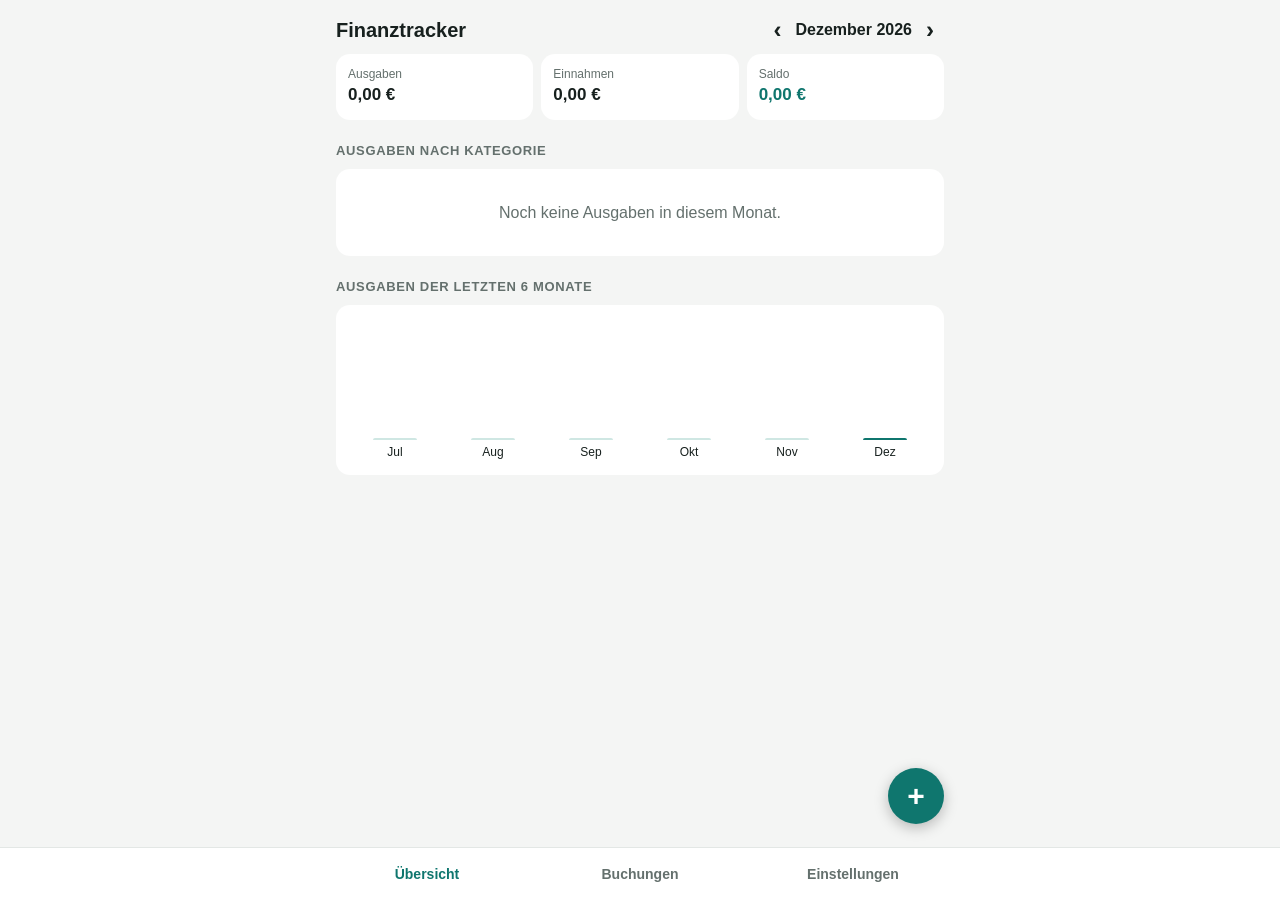
<file: index.html>
<!doctype html>
<html lang="de">
<head>
<meta charset="utf-8">
<meta name="viewport" content="width=device-width, initial-scale=1, viewport-fit=cover">
<!-- Der Browser blockiert damit jede Verbindung zu fremden Servern: Daten können die Seite technisch nicht verlassen. -->
<meta http-equiv="Content-Security-Policy" content="default-src 'none'; script-src 'self'; style-src 'self'; img-src 'self' data:; manifest-src 'self'; connect-src 'self'; worker-src 'self'; form-action 'none'; base-uri 'none'">
<meta name="referrer" content="no-referrer">
<meta name="theme-color" content="#0f766e">
<meta name="apple-mobile-web-app-capable" content="yes">
<meta name="apple-mobile-web-app-title" content="Finanzen">
<title>Finanztracker</title>
<link rel="manifest" href="manifest.webmanifest">
<link rel="icon" href="icon.svg" type="image/svg+xml">
<link rel="apple-touch-icon" href="icon-180.png">
<link rel="stylesheet" href="style.css">
</head>
<body>
<header>
  <h1>Finanztracker</h1>
  <div class="month" id="monthNav">
    <button type="button" id="prevMonth" aria-label="Vorheriger Monat">‹</button>
    <span id="monthLabel"></span>
    <button type="button" id="nextMonth" aria-label="Nächster Monat">›</button>
  </div>
</header>

<main>
  <section id="view-overview">
    <div class="tiles">
      <div class="tile"><span>Ausgaben</span><strong id="sumOut"></strong></div>
      <div class="tile"><span>Einnahmen</span><strong id="sumIn"></strong></div>
      <div class="tile"><span>Saldo</span><strong id="sumBal"></strong></div>
    </div>
    <h2>Ausgaben nach Kategorie</h2>
    <div id="catList" class="card"></div>
    <h2>Ausgaben der letzten 6 Monate</h2>
    <div id="trend" class="card trend"></div>
  </section>

  <section id="view-list" hidden>
    <input type="search" id="search" placeholder="Suchen (alle Monate) …" aria-label="Buchungen durchsuchen">
    <div id="txList"></div>
  </section>

  <section id="view-settings" hidden>
    <h2>Apple Pay automatisch erfassen</h2>
    <div class="card prose">
      <p>Auf dem iPhone kann die Kurzbefehle-App nach jeder Apple-Pay-Zahlung diese Seite mit Betrag und Händler öffnen – die Buchung wird dann sofort gespeichert.</p>
      <ol>
        <li>Kurzbefehle → <b>Automation</b> → <b>Neu</b> → <b>Transaktion</b> (ab iOS 17), Karte wählen, „Sofort ausführen“.</li>
        <li>Aktion <b>URL-codieren</b> für den Händler der Kurzbefehlseingabe hinzufügen.</li>
        <li>Aktion <b>URL</b> mit dieser Adresse – die Platzhalter durch die Variablen <i>Betrag</i> und den codierten <i>Händler</i> ersetzen:</li>
      </ol>
      <code id="quickUrl"></code>
      <button type="button" id="copyUrl" class="secondary">Adresse kopieren</button>
      <ol start="4"><li>Aktion <b>URLs öffnen</b> anhängen. Fertig.</li></ol>
      <p class="hint">Wichtig: Die Automation öffnet Safari. Nutze die App dann auch in Safari (als Lesezeichen), nicht als Home-Bildschirm-App – beide haben auf dem iPhone getrennte Datenspeicher.</p>
    </div>

    <h2>Monatsbudgets</h2>
    <div id="budgets" class="card"></div>

    <h2>Daten</h2>
    <div class="card prose">
      <p>Alle Daten liegen ausschließlich in diesem Browser auf diesem Gerät. Es gibt keinen Server und kein Konto. Sichere deshalb regelmäßig ein Backup.</p>
      <p class="hint" id="backupInfo"></p>
      <div class="buttons">
        <button type="button" id="exportJson">Backup speichern</button>
        <button type="button" id="importJsonBtn" class="secondary">Backup einspielen</button>
        <button type="button" id="importCsvBtn" class="secondary">Bank-CSV importieren</button>
        <button type="button" id="exportCsv" class="secondary">Als CSV exportieren</button>
        <button type="button" id="wipe" class="danger">Alle Daten löschen</button>
      </div>
      <input type="file" id="importJson" accept=".json,application/json" hidden>
      <input type="file" id="importCsv" accept=".csv,text/csv,text/plain" hidden>
    </div>
  </section>
</main>

<button type="button" id="fab" aria-label="Buchung hinzufügen">+</button>

<nav>
  <button type="button" data-view="overview" class="active">Übersicht</button>
  <button type="button" data-view="list">Buchungen</button>
  <button type="button" data-view="settings">Einstellungen</button>
</nav>

<dialog id="dlg">
  <form id="txForm" method="dialog">
    <h2 id="dlgTitle">Neue Buchung</h2>
    <div class="seg">
      <label><input type="radio" name="type" value="out" checked><span>Ausgabe</span></label>
      <label><input type="radio" name="type" value="in"><span>Einnahme</span></label>
    </div>
    <label>Betrag (€)<input name="amount" inputmode="decimal" autocomplete="off" required placeholder="0,00"></label>
    <label>Händler / Notiz<input name="note" autocomplete="off" maxlength="120"></label>
    <label>Kategorie<select name="cat"></select></label>
    <label>Datum<input name="date" type="date" required></label>
    <div class="buttons">
      <button type="button" id="dlgDelete" class="danger" hidden>Löschen</button>
      <span class="spacer"></span>
      <button type="button" id="dlgCancel" class="secondary">Abbrechen</button>
      <button type="submit">Speichern</button>
    </div>
  </form>
</dialog>

<div id="toast" role="status" hidden></div>
<script src="app.js"></script>
</body>
</html>
</file>
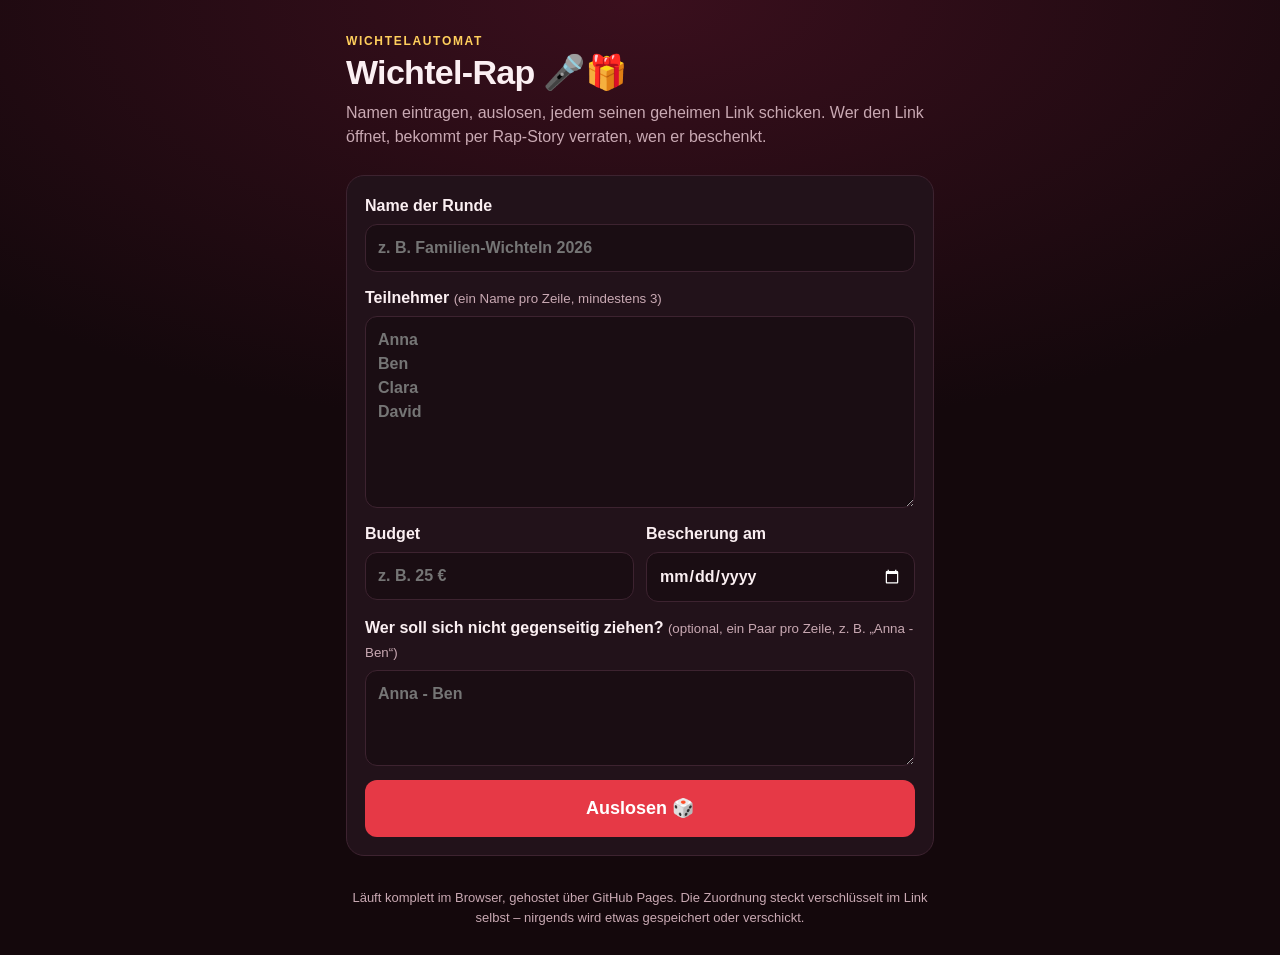
<file: wichteln/index.html>
<!doctype html>
<html lang="de">
<head>
<meta charset="utf-8">
<meta name="viewport" content="width=device-width, initial-scale=1, viewport-fit=cover">
<!-- Keine fremden Server: Auslosung und Rap laufen komplett im Browser. -->
<meta http-equiv="Content-Security-Policy" content="default-src 'none'; script-src 'self'; style-src 'self'; img-src 'self' data:; connect-src 'self'; form-action 'none'; base-uri 'none'">
<meta name="referrer" content="no-referrer">
<meta name="theme-color" content="#14080c">
<title>Wichtel-Rap</title>
<link rel="icon" href="data:image/svg+xml,%3Csvg xmlns='http://www.w3.org/2000/svg' viewBox='0 0 100 100'%3E%3Ctext y='.9em' font-size='90'%3E%F0%9F%8E%81%3C/text%3E%3C/svg%3E">
<link rel="stylesheet" href="wichteln.css">
</head>
<body>

<!-- Ansicht 1: Organisator lost aus -->
<main id="setup" hidden>
  <header class="hero">
    <p class="kicker">Wichtelautomat</p>
    <h1>Wichtel-Rap 🎤🎁</h1>
    <p class="lead">Namen eintragen, auslosen, jedem seinen geheimen Link schicken. Wer den Link öffnet, bekommt per Rap-Story verraten, wen er beschenkt.</p>
  </header>

  <form id="form" class="card" autocomplete="off">
    <label>Name der Runde
      <input id="title" placeholder="z. B. Familien-Wichteln 2026" maxlength="60">
    </label>
    <label>Teilnehmer <small>(ein Name pro Zeile, mindestens 3)</small>
      <textarea id="names" rows="7" placeholder="Anna&#10;Ben&#10;Clara&#10;David"></textarea>
    </label>
    <div class="row">
      <label>Budget
        <input id="budget" placeholder="z. B. 25 €" maxlength="20">
      </label>
      <label>Bescherung am
        <input id="date" type="date">
      </label>
    </div>
    <label>Wer soll sich nicht gegenseitig ziehen? <small>(optional, ein Paar pro Zeile, z. B. „Anna - Ben“)</small>
      <textarea id="excl" rows="3" placeholder="Anna - Ben"></textarea>
    </label>
    <p id="error" class="error" role="alert" hidden></p>
    <button type="submit" class="big">Auslosen 🎲</button>
  </form>

  <section id="result" hidden>
    <h2>Geheime Links</h2>
    <p class="note">Die Zuordnung siehst du nicht – du kannst also selbst mitmachen. Schick jedem genau seinen Link.</p>
    <ul id="links" class="links"></ul>
    <div class="actions">
      <button id="copyAll" type="button" class="secondary">Alle Links als Text kopieren</button>
      <button id="redraw" type="button" class="ghost">Neu auslosen</button>
    </div>
  </section>

  <footer class="foot">Läuft komplett im Browser, gehostet über GitHub Pages. Die Zuordnung steckt verschlüsselt im Link selbst – nirgends wird etwas gespeichert oder verschickt.</footer>
</main>

<!-- Ansicht 2: Teilnehmer öffnet seinen Link -->
<main id="reveal" hidden>
  <div id="stage" class="stage">
    <div id="intro" class="intro">
      <p class="kicker" id="roundTitle">Wichteln</p>
      <h1>Yo <span id="giverName"></span>!</h1>
      <p class="lead">Die Elfen-Crew hat einen Track für dich aufgenommen. Darin steckt, wen du dieses Jahr beschenkst.</p>
      <p class="hint">🔊 Ton an – es gibt einen Beat.</p>
      <button id="play" type="button" class="big">Beat starten 🎤</button>
      <button id="silent" type="button" class="ghost">Ohne Ton lesen</button>
    </div>
    <div id="lyrics" class="lyrics" aria-live="polite" hidden></div>
    <div id="finale" class="finale" hidden>
      <p class="kicker">Du beschenkst</p>
      <p id="receiverName" class="receiver"></p>
      <p id="details" class="details"></p>
      <button id="again" type="button" class="secondary">Track nochmal abspielen</button>
    </div>
  </div>
  <div class="controls" id="controls" hidden>
    <button id="mute" type="button" class="ghost small">🔇 Ton aus</button>
    <button id="skip" type="button" class="ghost small">Überspringen ⏭</button>
  </div>
  <canvas id="confetti" aria-hidden="true"></canvas>
</main>

<main id="broken" hidden>
  <div class="card center">
    <h1>Hm, der Link ist kaputt 🤔</h1>
    <p>Wahrscheinlich wurde er beim Kopieren abgeschnitten. Frag den Organisator nach deinem Link.</p>
    <a href="./" class="button">Selbst eine Runde auslosen</a>
  </div>
</main>

<script src="wichteln.js"></script>
</body>
</html>
</file>
<file: style.css>
:root {
  --bg: #f4f5f4; --card: #fff; --text: #17201e; --muted: #64706d; --line: #e3e7e5;
  --accent: #0f766e; --accent-soft: #cfe7e3; --on-accent: #fff; --bad: #b42318; --good: #0f766e;
  color-scheme: light dark;
}
@media (prefers-color-scheme: dark) {
  :root {
    --bg: #101514; --card: #1a2120; --text: #e8eeec; --muted: #94a3a0; --line: #2a3432;
    --accent: #2dd4bf; --accent-soft: #1f4a45; --on-accent: #06211e; --bad: #f97066; --good: #2dd4bf;
  }
}
* { box-sizing: border-box; }
html { -webkit-text-size-adjust: 100%; }
body {
  margin: 0; background: var(--bg); color: var(--text);
  font: 16px/1.45 -apple-system, BlinkMacSystemFont, "Segoe UI", Roboto, sans-serif;
  padding-bottom: calc(76px + env(safe-area-inset-bottom));
}
header, main { max-width: 640px; margin: 0 auto; padding: 0 16px; }
header { display: flex; align-items: center; justify-content: space-between; gap: 12px; padding-top: calc(14px + env(safe-area-inset-top)); padding-bottom: 8px; }
h1 { font-size: 20px; margin: 0; }
h2 { font-size: 13px; text-transform: uppercase; letter-spacing: .05em; color: var(--muted); margin: 22px 0 8px; font-weight: 600; }
.month { display: flex; align-items: center; gap: 4px; font-weight: 600; }
.month span { min-width: 116px; text-align: center; }
.month button { background: none; color: var(--text); font-size: 24px; line-height: 1; padding: 4px 10px; }

button { font: inherit; border: 0; border-radius: 10px; padding: 10px 14px; background: var(--accent); color: var(--on-accent); font-weight: 600; cursor: pointer; }
button.secondary { background: var(--accent-soft); color: var(--text); }
button.danger { background: none; color: var(--bad); box-shadow: inset 0 0 0 1px var(--bad); }
input, select { font: inherit; color: var(--text); background: var(--bg); border: 1px solid var(--line); border-radius: 10px; padding: 10px 12px; width: 100%; }
:focus-visible { outline: 2px solid var(--accent); outline-offset: 2px; }

.card { background: var(--card); border-radius: 14px; padding: 14px; }
.tiles { display: grid; grid-template-columns: repeat(3, 1fr); gap: 8px; }
.tile { background: var(--card); border-radius: 14px; padding: 12px; min-width: 0; }
.tile span { display: block; font-size: 12px; color: var(--muted); }
.tile strong { font-size: 17px; font-variant-numeric: tabular-nums; white-space: nowrap; }
.neg { color: var(--bad); } .pos { color: var(--good); }
.empty { color: var(--muted); text-align: center; padding: 18px 0; margin: 0; }

.cat + .cat { margin-top: 12px; }
.cat-head { display: flex; justify-content: space-between; gap: 8px; font-variant-numeric: tabular-nums; }
.cat-head small { color: var(--muted); }
.bar { height: 8px; border-radius: 4px; background: var(--line); margin-top: 5px; overflow: hidden; }
.bar i { display: block; height: 100%; border-radius: 4px; background: var(--accent); }
.bar i.over { background: var(--bad); }

.trend { display: flex; align-items: flex-end; gap: 8px; height: 170px; }
.trend .col { flex: 1; display: flex; flex-direction: column; justify-content: flex-end; align-items: center; height: 100%; min-width: 0; background: none; color: var(--text); padding: 0; font-weight: 400; }
.trend .val { font-size: 11px; color: var(--muted); font-variant-numeric: tabular-nums; white-space: nowrap; }
.trend .stick { width: 100%; max-width: 44px; border-radius: 4px 4px 0 0; background: var(--accent-soft); min-height: 2px; }
.trend .col.current .stick { background: var(--accent); }
.trend .lbl { font-size: 12px; margin-top: 4px; }

#search { margin: 6px 0 4px; background: var(--card); }
.day { font-size: 13px; color: var(--muted); margin: 16px 0 6px; font-weight: 600; }
.tx { display: flex; align-items: center; gap: 12px; width: 100%; text-align: left; background: var(--card); color: var(--text); font-weight: 400; border-radius: 0; padding: 11px 14px; border-bottom: 1px solid var(--line); }
.tx:first-of-type { border-radius: 14px 14px 0 0; } .tx:last-of-type { border-radius: 0 0 14px 14px; border-bottom: 0; }
.tx:first-of-type:last-of-type { border-radius: 14px; }
.tx .ico { font-size: 20px; }
.tx .mid { flex: 1; min-width: 0; }
.tx .mid b { display: block; font-weight: 600; overflow: hidden; text-overflow: ellipsis; white-space: nowrap; }
.tx .mid small { color: var(--muted); }
.tx .amt { font-variant-numeric: tabular-nums; white-space: nowrap; font-weight: 600; }

.prose p, .prose ol { margin: 0 0 10px; } .prose ol { padding-left: 20px; }
.prose code { display: block; background: var(--bg); border-radius: 8px; padding: 10px; font-size: 13px; word-break: break-all; margin-bottom: 10px; }
.hint { color: var(--muted); font-size: 14px; }
.buttons { display: flex; flex-wrap: wrap; gap: 8px; align-items: center; }
.spacer { flex: 1; }
.budget { display: flex; align-items: center; justify-content: space-between; gap: 12px; }
.budget + .budget { margin-top: 8px; }
.budget input { width: 110px; text-align: right; }

#fab { position: fixed; right: max(16px, calc(50% - 304px)); bottom: calc(76px + env(safe-area-inset-bottom)); width: 56px; height: 56px; border-radius: 50%; font-size: 30px; line-height: 1; padding: 0; box-shadow: 0 4px 14px rgba(0,0,0,.25); }
nav { position: fixed; left: 0; right: 0; bottom: 0; display: flex; justify-content: center; background: var(--card); border-top: 1px solid var(--line); padding-bottom: env(safe-area-inset-bottom); }
nav button { flex: 1; max-width: 213px; background: none; color: var(--muted); border-radius: 0; padding: 16px 4px; font-size: 14px; }
nav button.active { color: var(--accent); }

dialog { border: 0; border-radius: 18px; padding: 18px; width: min(440px, calc(100vw - 24px)); background: var(--card); color: var(--text); }
dialog::backdrop { background: rgba(0,0,0,.45); }
dialog h2 { margin: 0 0 12px; font-size: 18px; text-transform: none; letter-spacing: 0; color: var(--text); }
dialog label { display: block; font-size: 13px; color: var(--muted); margin-bottom: 10px; }
dialog label input, dialog label select { margin-top: 4px; font-size: 16px; }
.seg { display: flex; background: var(--bg); border-radius: 10px; padding: 3px; margin-bottom: 12px; }
.seg label { flex: 1; margin: 0; }
.seg input { position: absolute; opacity: 0; width: 0; }
.seg span { display: block; text-align: center; padding: 8px; border-radius: 8px; color: var(--text); font-size: 15px; font-weight: 600; cursor: pointer; }
.seg input:checked + span { background: var(--accent); color: var(--on-accent); }
.seg input:focus-visible + span { outline: 2px solid var(--accent); outline-offset: 2px; }

#toast { position: fixed; left: 50%; transform: translateX(-50%); bottom: calc(146px + env(safe-area-inset-bottom)); background: var(--text); color: var(--bg); border-radius: 12px; padding: 10px 14px; display: flex; gap: 12px; align-items: center; max-width: calc(100vw - 32px); box-shadow: 0 4px 14px rgba(0,0,0,.3); z-index: 5; }
#toast[hidden] { display: none; }
#toast button { background: none; color: inherit; text-decoration: underline; padding: 0; }
[hidden] { display: none !important; }
</file>
<file: wichteln/wichteln.css>
:root {
  --bg: #14080c; --card: #22121a; --text: #fbeff2; --muted: #c9a9b3; --line: #3d2330;
  --red: #e63946; --gold: #ffcf5c; --green: #3ddc97; --field: #1a0d13;
  color-scheme: dark;
}
* { box-sizing: border-box; }
[hidden] { display: none !important; }
html { -webkit-text-size-adjust: 100%; }
body {
  margin: 0; min-height: 100vh; color: var(--text);
  background: radial-gradient(120% 80% at 50% 0%, #3a0f1d 0%, var(--bg) 60%) fixed, var(--bg);
  font: 16px/1.5 -apple-system, BlinkMacSystemFont, "Segoe UI", Roboto, sans-serif;
}
main { max-width: 620px; margin: 0 auto; padding: calc(20px + env(safe-area-inset-top)) 16px calc(28px + env(safe-area-inset-bottom)); }
h1 { font-size: 34px; line-height: 1.1; margin: 4px 0 10px; letter-spacing: -.02em; }
h2 { font-size: 20px; margin: 28px 0 6px; }
.kicker { text-transform: uppercase; letter-spacing: .14em; font-size: 12px; font-weight: 700; color: var(--gold); margin: 0; }
.lead { color: var(--muted); margin: 0 0 18px; }
.hero { padding: 12px 0 8px; }
.card { background: var(--card); border: 1px solid var(--line); border-radius: 18px; padding: 18px; }
.center { text-align: center; margin-top: 15vh; }

label { display: block; font-weight: 600; margin-bottom: 14px; }
label small { font-weight: 400; color: var(--muted); }
input, textarea {
  display: block; width: 100%; margin-top: 6px; font: inherit; color: var(--text);
  background: var(--field); border: 1px solid var(--line); border-radius: 12px; padding: 11px 12px;
}
textarea { resize: vertical; }
input[type=date] { min-height: 46px; }
.row { display: grid; grid-template-columns: 1fr 1fr; gap: 12px; }
@media (max-width: 420px) { .row { grid-template-columns: 1fr; } }
:focus-visible { outline: 2px solid var(--gold); outline-offset: 2px; }

button, .button {
  display: inline-block; font: inherit; font-weight: 700; border: 0; border-radius: 12px; cursor: pointer;
  padding: 11px 16px; background: var(--red); color: #fff; text-decoration: none; text-align: center;
}
button.big { width: 100%; padding: 15px; font-size: 18px; }
button.secondary { background: var(--gold); color: #2a1300; }
button.ghost { background: transparent; color: var(--muted); box-shadow: inset 0 0 0 1px var(--line); }
button.small { padding: 7px 12px; font-size: 14px; }
button:active { transform: scale(.98); }

.error { color: #ff8a93; margin: 0 0 12px; font-weight: 600; }
.note { color: var(--muted); margin: 0 0 12px; }
.links { list-style: none; padding: 0; margin: 0; display: grid; gap: 8px; }
.links li { display: flex; align-items: center; gap: 8px; background: var(--card); border: 1px solid var(--line); border-radius: 14px; padding: 10px 12px; }
.links .who { flex: 1; min-width: 0; font-weight: 700; overflow: hidden; text-overflow: ellipsis; white-space: nowrap; }
.links .done { color: var(--green); font-size: 13px; font-weight: 600; }
.actions { display: flex; flex-wrap: wrap; gap: 8px; margin-top: 14px; }
.foot { color: var(--muted); font-size: 13px; margin-top: 32px; text-align: center; }

/* Rap-Bühne */
#reveal { min-height: 100vh; display: flex; flex-direction: column; }
.stage { flex: 1; display: flex; flex-direction: column; justify-content: center; }
.intro { text-align: center; }
.intro .big { margin-top: 8px; }
.intro .ghost { margin-top: 10px; }
.hint { color: var(--muted); font-size: 14px; }
#giverName { color: var(--gold); }

.lyrics { display: flex; flex-direction: column; gap: 10px; padding: 8px 0; }
.line {
  font-size: clamp(20px, 5.4vw, 28px); font-weight: 800; line-height: 1.25; letter-spacing: -.01em;
  opacity: .35; transition: opacity .4s; animation: drop .35s cubic-bezier(.2, 1.6, .4, 1) both;
}
.line.now { opacity: 1; }
.line.now::before { content: "🎤 "; }
.line .n { color: var(--gold); }
.line.verse { font-size: 13px; text-transform: uppercase; letter-spacing: .16em; color: var(--red); opacity: 1; font-weight: 700; margin-top: 8px; }
.line.verse::before { content: none; }
@keyframes drop { from { transform: translateY(14px) scale(.96); opacity: 0; } }

.stage.pulse { animation: pulse .18s ease-out; }
@keyframes pulse { 50% { transform: scale(1.012); } }

.finale { text-align: center; animation: drop .6s cubic-bezier(.2, 1.6, .4, 1) both; }
.receiver {
  font-size: clamp(44px, 14vw, 84px); font-weight: 900; line-height: 1.05; margin: 6px 0 14px;
  color: var(--gold); text-shadow: 0 0 30px rgba(255, 207, 92, .45); overflow-wrap: anywhere;
}
.details { color: var(--muted); margin: 0 0 22px; }
.controls { display: flex; justify-content: center; gap: 8px; padding-top: 12px; }
#confetti { position: fixed; inset: 0; width: 100%; height: 100%; pointer-events: none; }

@media (prefers-reduced-motion: reduce) {
  .line, .finale, .stage.pulse { animation: none; }
}
</file>
